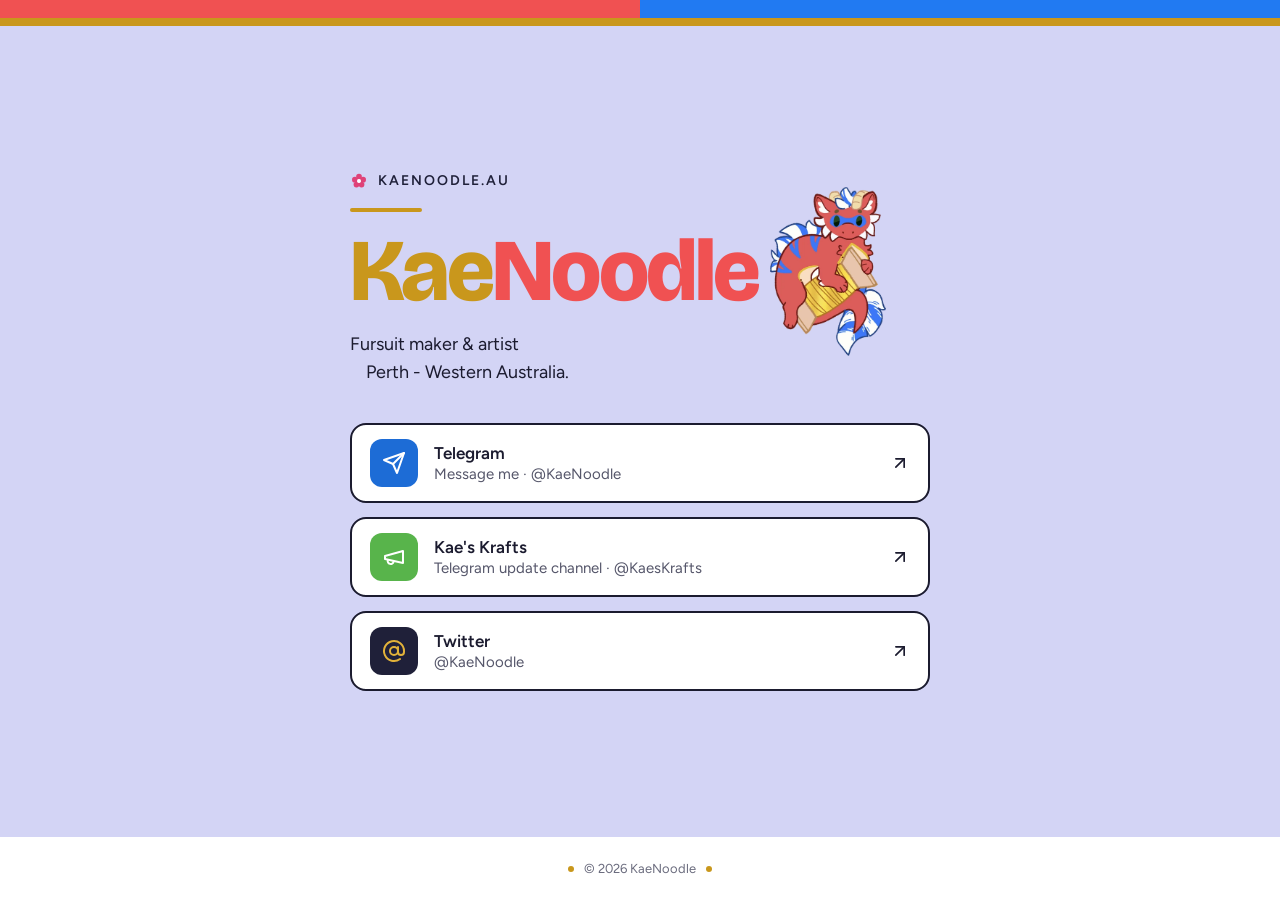
<file: index.html>
<!doctype html>
<html lang="en-AU">
<head>
  <meta charset="utf-8">
  <meta name="viewport" content="width=device-width, initial-scale=1">
  <title>KaeNoodle</title>
  <meta name="description" content="Kae, a fursuit maker and artist in Perth, Western Australia. Find me on Telegram and X.">
  <meta name="theme-color" content="#F05152">

  <link rel="preconnect" href="https://fonts.googleapis.com">
  <link rel="preconnect" href="https://fonts.gstatic.com" crossorigin>
  <link rel="stylesheet" href="https://fonts.googleapis.com/css2?family=Bricolage+Grotesque:opsz,wght@12..96,800&family=Figtree:wght@400;600&display=swap">

  <style>
    :root {
      --coral: #F05152;
      --blue: #217AF2;
      --gold: #C9971C;
      --gold-light: #E2B23A;
      --lavender: #D3D4F5;
      --ink: #1B1B2F;
      --navy: #1F2039;
      --muted: #55566A;
      --pink: #DF4278;
      --telegram: #1D6CD6;
      --channel: #58B44B;
      color-scheme: light;
    }

    *, *::before, *::after { box-sizing: border-box; }

    body {
      margin: 0;
      min-height: 100vh;
      min-height: 100svh;
      display: flex;
      flex-direction: column;
      background: #FFFFFF;
      color: var(--ink);
      font-family: "Figtree", "Segoe UI", system-ui, sans-serif;
    }

    /* Coral + blue band, then the gold strip */
    .band { display: grid; grid-template-columns: 1fr 1fr; height: 18px; }
    .band span:first-child { background: var(--coral); }
    .band span:last-child { background: var(--blue); }
    .band-gold { height: 8px; background: var(--gold); }

    main {
      flex-grow: 1;
      display: flex;
      align-items: center;
      justify-content: center;
      padding: 64px 24px;
      background: var(--lavender);
    }

    .content {
      width: 100%;
      max-width: 580px;
      display: flex;
      flex-direction: column;
      gap: 36px;
    }

    .intro { display: flex; flex-direction: column; gap: 18px; }

    .site-name {
      margin: 0;
      display: flex;
      align-items: center;
      gap: 10px;
      font-size: 14px;
      font-weight: 600;
      letter-spacing: 0.14em;
      text-transform: uppercase;
      color: var(--navy);
    }

    .rule { width: 72px; height: 4px; border-radius: 2px; background: var(--gold); }

    /* Name and character stay on one line at every width */
    .name-row { display: flex; flex-wrap: nowrap; align-items: center; gap: 12px; }

    h1 {
      margin: 0;
      flex: 0 1 auto;
      min-width: 0;
      font-family: "Bricolage Grotesque", "Segoe UI", sans-serif;
      font-weight: 800;
      font-size: clamp(2rem, 0.4rem + 8.5vw, 5.5rem);
      line-height: 0.95;
      letter-spacing: -0.03em;
      color: var(--gold);
    }
    h1 span { color: var(--coral); }

    .character {
      flex: 0 0 auto;
      width: clamp(52px, 15vw, 116px);
      height: auto;
      display: block;
      margin: clamp(-43px, -4vw, -12px) 0;
    }

    .tagline { margin: 0; font-size: 18px; line-height: 1.55; }

    .socials { display: flex; flex-direction: column; gap: 14px; }

    .link {
      display: flex;
      align-items: center;
      gap: 16px;
      padding: 14px 18px;
      border: 2px solid var(--ink);
      border-radius: 16px;
      background: #FFFFFF;
      color: var(--ink);
      text-decoration: none;
      transition: transform 0.15s ease, border-color 0.15s ease, box-shadow 0.15s ease;
    }
    .link:hover { transform: translateY(-2px); border-color: var(--gold); box-shadow: 0 5px 0 var(--gold); }
    .link:focus-visible { outline: 3px solid var(--gold); outline-offset: 3px; }

    .icon {
      flex: none;
      width: 48px;
      height: 48px;
      border-radius: 12px;
      display: flex;
      align-items: center;
      justify-content: center;
    }
    .icon-telegram { background: var(--telegram); }
    .icon-channel { background: var(--channel); }
    .icon-x { background: var(--navy); }

    .link-text { flex-grow: 1; display: flex; flex-direction: column; gap: 2px; }
    .link-title { font-size: 17px; font-weight: 600; }
    .link-sub { font-size: 15px; color: var(--muted); }
    .arrow { flex: none; }

    footer {
      padding: 24px;
      display: flex;
      justify-content: center;
      align-items: center;
      gap: 10px;
      font-size: 13px;
      color: #6B6C7E;
    }
    .dot { width: 6px; height: 6px; border-radius: 50%; background: var(--gold); }

    @media (prefers-reduced-motion: reduce) {
      .link { transition: none; }
      .link:hover { transform: none; }
    }
  </style>
</head>
<body>
  <div class="band" aria-hidden="true"><span></span><span></span></div>
  <div class="band-gold" aria-hidden="true"></div>

  <main>
    <div class="content">
      <section class="intro">
        <p class="site-name">
          <svg width="18" height="18" viewBox="0 0 24 24" aria-hidden="true">
            <g fill="#DF4278">
              <circle cx="12" cy="6.2" r="3.8"/><circle cx="17.5" cy="10.2" r="3.8"/><circle cx="15.4" cy="16.7" r="3.8"/><circle cx="8.6" cy="16.7" r="3.8"/><circle cx="6.5" cy="10.2" r="3.8"/>
            </g>
            <circle cx="12" cy="12" r="2.6" fill="#FFFFFF"/>
          </svg>
          kaenoodle.au
        </p>

        <div class="rule" aria-hidden="true"></div>

        <div class="name-row">
          <h1>Kae<span>Noodle</span></h1>
          <img class="character" src="kae-character.webp" width="400" height="582"
               alt="Kae's character, a red dragon with blue and white tufts, hugging a spool of gold thread">
        </div>

        <p class="tagline">Fursuit maker &amp; artist<br>&nbsp; &nbsp; Perth - Western Australia.</p>
      </section>

      <nav class="socials" aria-label="Socials">
        <a class="link" href="https://t.me/KaeNoodle" target="_blank" rel="noopener">
          <span class="icon icon-telegram" aria-hidden="true">
            <svg width="24" height="24" viewBox="0 0 24 24" fill="none" stroke="#FFFFFF" stroke-width="2" stroke-linecap="round" stroke-linejoin="round"><path d="M22 2 11 13"/><path d="M22 2 15 22 11 13 2 9 22 2z"/></svg>
          </span>
          <span class="link-text">
            <span class="link-title">Telegram</span>
            <span class="link-sub">Message me · @KaeNoodle</span>
          </span>
          <svg width="20" height="20" viewBox="0 0 24 24" fill="none" stroke="currentColor" stroke-width="2" stroke-linecap="round" stroke-linejoin="round" class="arrow" aria-hidden="true"><path d="M7 17 17 7"/><path d="M7 7h10v10"/></svg>
        </a>

        <a class="link" href="https://t.me/KaesKrafts" target="_blank" rel="noopener">
          <span class="icon icon-channel" aria-hidden="true">
            <svg width="24" height="24" viewBox="0 0 24 24" fill="none" stroke="#FFFFFF" stroke-width="2" stroke-linecap="round" stroke-linejoin="round"><path d="m3 11 18-5v12L3 14v-3z"/><path d="M11.6 16.8a3 3 0 1 1-5.8-1.6"/></svg>
          </span>
          <span class="link-text">
            <span class="link-title">Kae's Krafts</span>
            <span class="link-sub">Telegram update channel · @KaesKrafts</span>
          </span>
          <svg width="20" height="20" viewBox="0 0 24 24" fill="none" stroke="currentColor" stroke-width="2" stroke-linecap="round" stroke-linejoin="round" class="arrow" aria-hidden="true"><path d="M7 17 17 7"/><path d="M7 7h10v10"/></svg>
        </a>

        <a class="link" href="https://x.com/KaeNoodle" target="_blank" rel="noopener">
          <span class="icon icon-x" aria-hidden="true">
            <svg width="24" height="24" viewBox="0 0 24 24" fill="none" stroke="#E2B23A" stroke-width="2" stroke-linecap="round" stroke-linejoin="round"><circle cx="12" cy="12" r="4"/><path d="M16 8v5a3 3 0 0 0 6 0v-1a10 10 0 1 0-4 8"/></svg>
          </span>
          <span class="link-text">
            <span class="link-title">Twitter</span>
            <span class="link-sub">@KaeNoodle</span>
          </span>
          <svg width="20" height="20" viewBox="0 0 24 24" fill="none" stroke="currentColor" stroke-width="2" stroke-linecap="round" stroke-linejoin="round" class="arrow" aria-hidden="true"><path d="M7 17 17 7"/><path d="M7 7h10v10"/></svg>
        </a>
      </nav>
    </div>
  </main>

  <footer>
    <span class="dot" aria-hidden="true"></span>
    <span>© 2026 KaeNoodle</span>
    <span class="dot" aria-hidden="true"></span>
  </footer>
</body>
</html>
</file>
